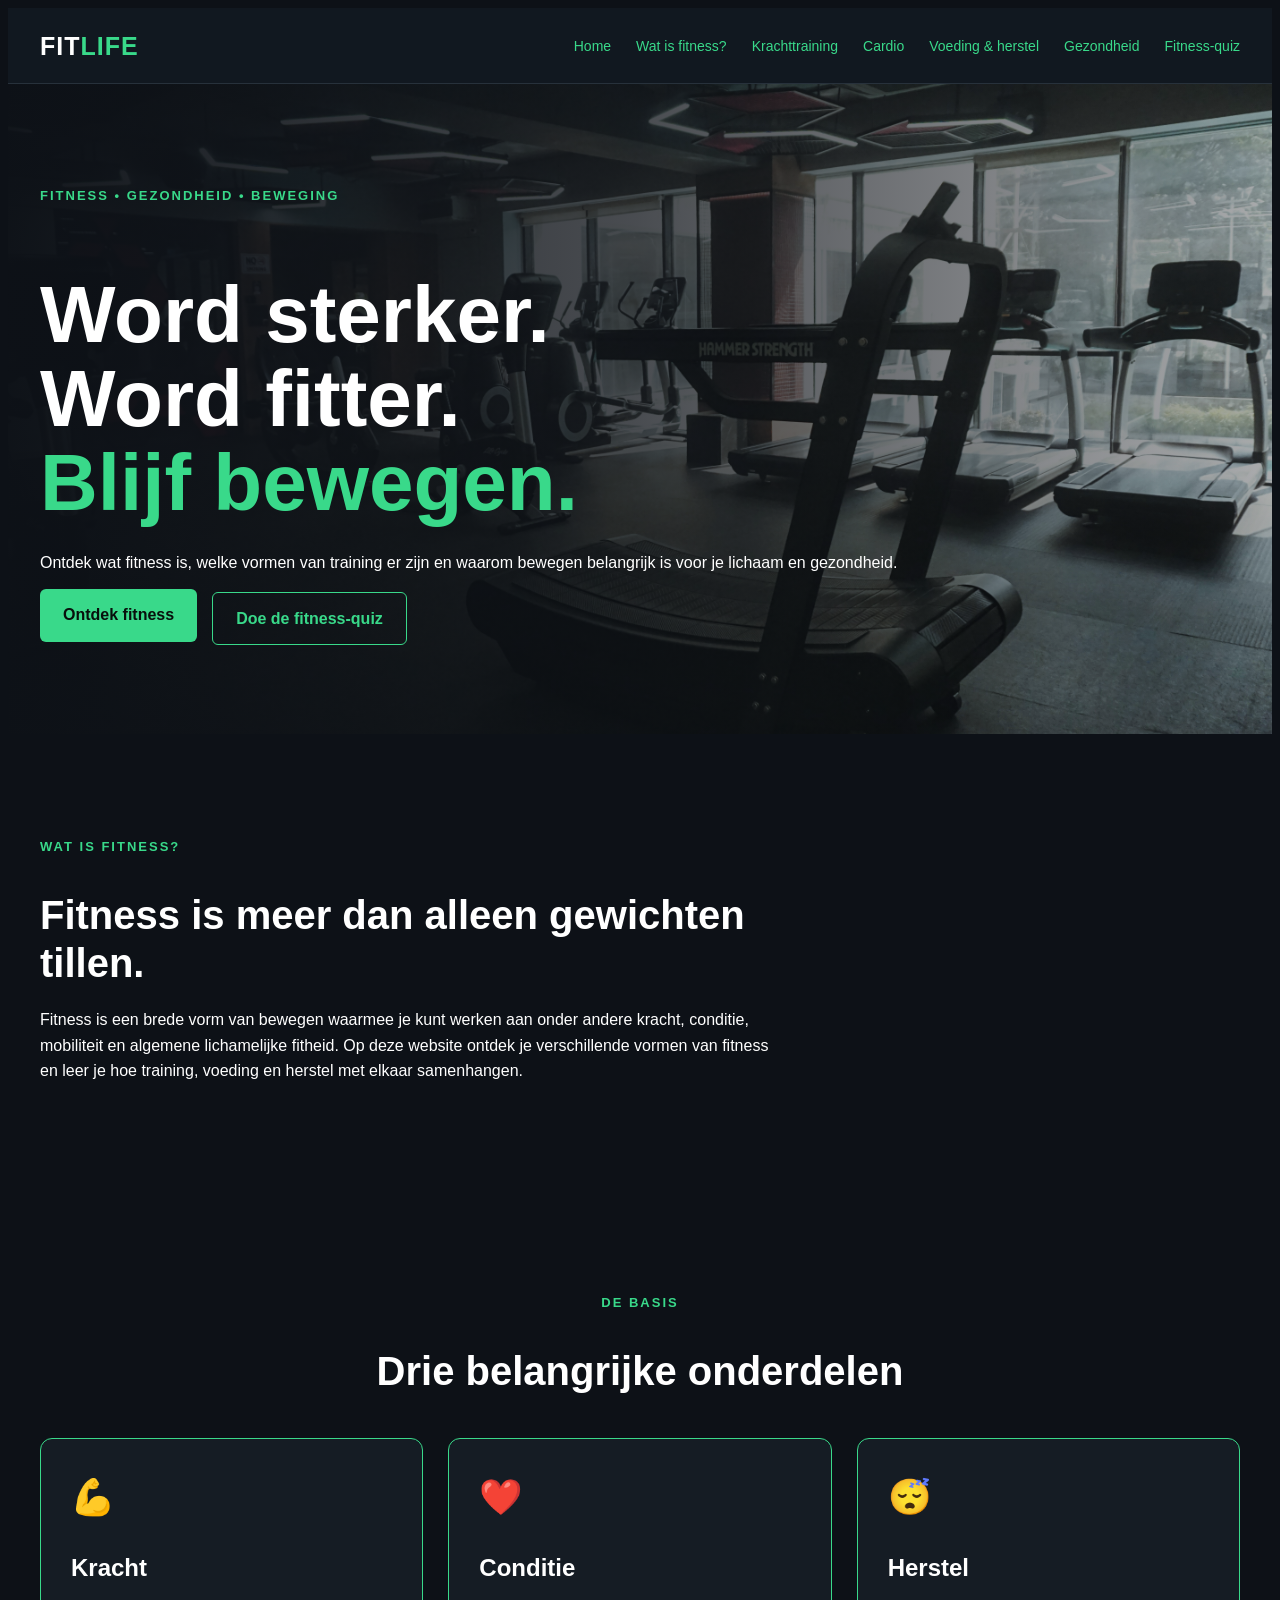
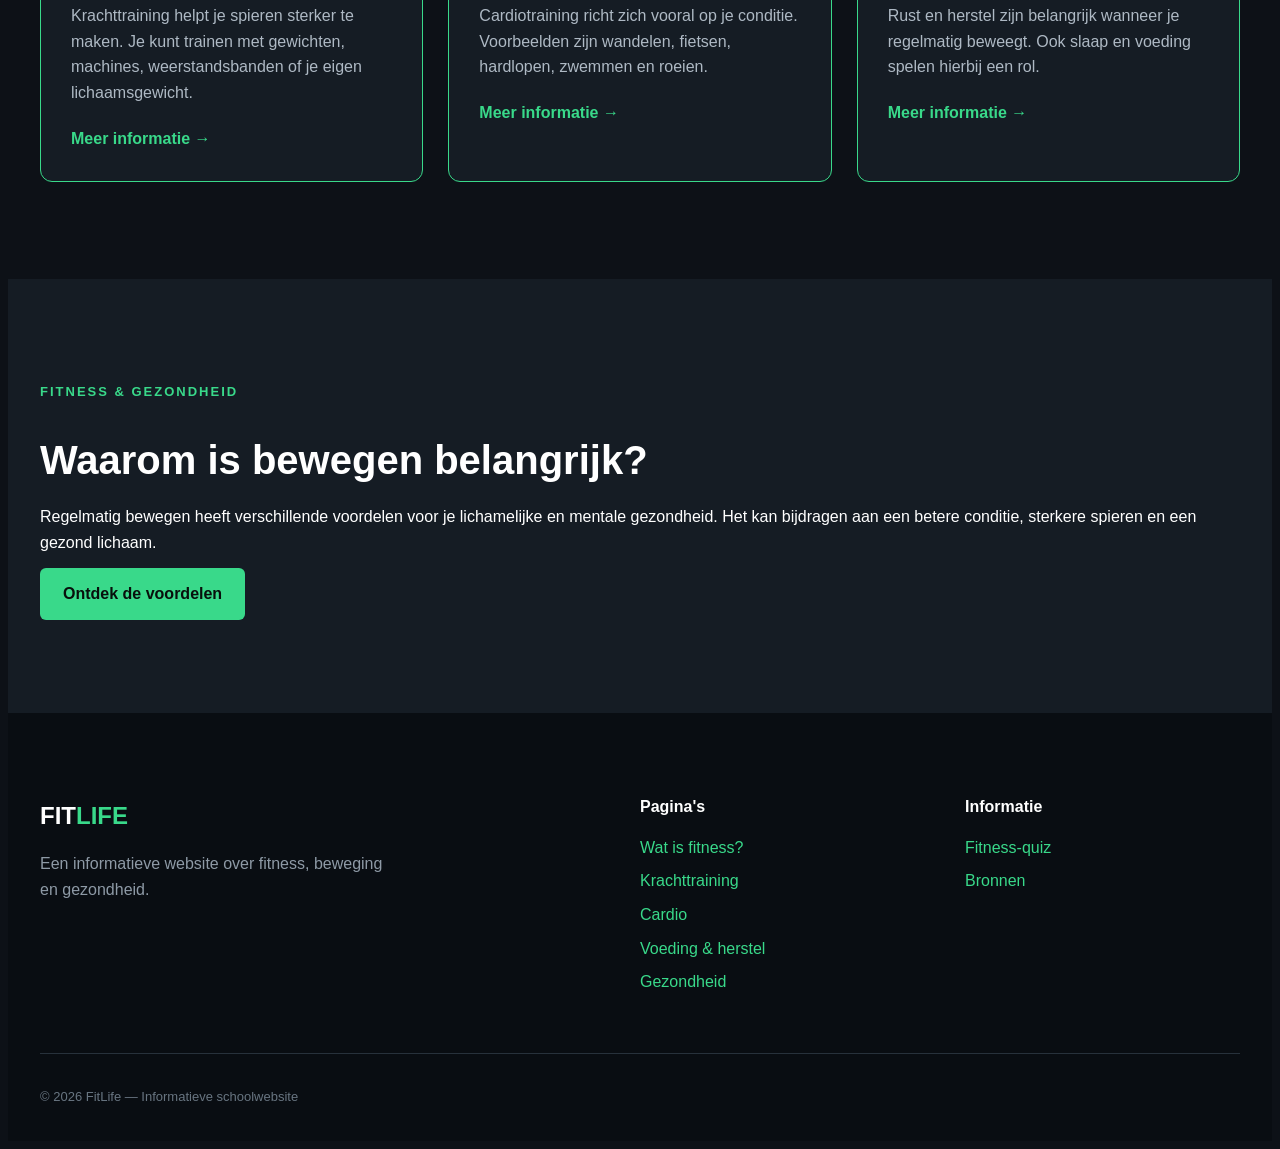
<file: eigen website/index.html>
<!DOCTYPE html>

<html lang="nl">

<head>
    <meta charset="UTF-8">
    <meta name="viewport" content="width=device-width, initial-scale=1.0">

<title>FitLife | Fitness voor iedereen</title>

<link rel="stylesheet" href="css/style.css">

</head>

<body>

<!-- Navigatiemenu -->
<header>
    <nav class="navbar">

        <a href="index.html" class="logo">
            FIT<span>LIFE</span>
        </a>

        <ul class="nav-links">
            <li>
                <a href="index.html" class="active">Home</a>
            </li>

            <li>
                <a href="wat-is-fitness.html">Wat is fitness?</a>
            </li>

            <li>
                <a href="krachttraining.html">Krachttraining</a>
            </li>

            <li>
                <a href="cardio.html">Cardio</a>
            </li>

            <li>
                <a href="voeding-herstel.html">Voeding & herstel</a>
            </li>

            <li>
                <a href="gezondheid.html">Gezondheid</a>
            </li>

            <li>
                <a href="quiz.html">Fitness-quiz</a>
            </li>
        </ul>

    </nav>
</header>


<!-- Hoofdinhoud -->
<main>

    <!-- Grote introductie -->
    <section class="hero">

        <div class="hero-content">

            <p class="small-title">
                FITNESS • GEZONDHEID • BEWEGING
            </p>

            <h1>
                Word sterker.<br>
                Word fitter.<br>
                <span>Blijf bewegen.</span>
            </h1>

            <p>
                Ontdek wat fitness is, welke vormen van training er zijn
                en waarom bewegen belangrijk is voor je lichaam en gezondheid.
            </p>

            <div class="hero-buttons">

                <a href="wat-is-fitness.html" class="button primary">
                    Ontdek fitness
                </a>

                <a href="quiz.html" class="button secondary">
                    Doe de fitness-quiz
                </a>

            </div>

        </div>

    </section>


    <!-- Wat is fitness? -->
    <section class="intro section">

        <div class="section-heading">

            <p class="small-title">
                WAT IS FITNESS?
            </p>

            <h2>
                Fitness is meer dan alleen gewichten tillen.
            </h2>

            <p>
                Fitness is een brede vorm van bewegen waarmee je kunt werken
                aan onder andere kracht, conditie, mobiliteit en algemene
                lichamelijke fitheid. Op deze website ontdek je verschillende
                vormen van fitness en leer je hoe training, voeding en herstel
                met elkaar samenhangen.
            </p>

        </div>

    </section>


    <!-- Drie onderdelen -->
    <section class="fitness-cards section">

        <div class="section-heading center">

            <p class="small-title">
                DE BASIS
            </p>

            <h2>
                Drie belangrijke onderdelen
            </h2>

        </div>


        <div class="cards">

            <!-- Kracht -->
            <article class="card">

                <div class="card-icon">
                    💪
                </div>

                <h3>
                    Kracht
                </h3>

                <p>
                    Krachttraining helpt je spieren sterker te maken.
                    Je kunt trainen met gewichten, machines, weerstandsbanden
                    of je eigen lichaamsgewicht.
                </p>

                <a href="krachttraining.html">
                    Meer informatie →
                </a>

            </article>


            <!-- Conditie -->
            <article class="card">

                <div class="card-icon">
                    ❤️
                </div>

                <h3>
                    Conditie
                </h3>

                <p>
                    Cardiotraining richt zich vooral op je conditie.
                    Voorbeelden zijn wandelen, fietsen, hardlopen, zwemmen
                    en roeien.
                </p>

                <a href="cardio.html">
                    Meer informatie →
                </a>

            </article>


            <!-- Herstel -->
            <article class="card">

                <div class="card-icon">
                    😴
                </div>

                <h3>
                    Herstel
                </h3>

                <p>
                    Rust en herstel zijn belangrijk wanneer je regelmatig
                    beweegt. Ook slaap en voeding spelen hierbij een rol.
                </p>

                <a href="voeding-herstel.html">
                    Meer informatie →
                </a>

            </article>

        </div>

    </section>


    <!-- Gezondheid -->
    <section class="health-section">

        <div class="health-content">

            <p class="small-title">
                FITNESS & GEZONDHEID
            </p>

            <h2>
                Waarom is bewegen belangrijk?
            </h2>

            <p>
                Regelmatig bewegen heeft verschillende voordelen voor je
                lichamelijke en mentale gezondheid. Het kan bijdragen aan
                een betere conditie, sterkere spieren en een gezond lichaam.
            </p>

            <a href="gezondheid.html" class="button primary">
                Ontdek de voordelen
            </a>

        </div>

    </section>

</main>


<!-- Footer -->
<footer>

    <div class="footer-content">

        <div>

            <h3>
                FIT<span>LIFE</span>
            </h3>

            <p>
                Een informatieve website over fitness,
                beweging en gezondheid.
            </p>

        </div>


        <div>

            <h4>
                Pagina's
            </h4>

            <a href="wat-is-fitness.html">
                Wat is fitness?
            </a>

            <a href="krachttraining.html">
                Krachttraining
            </a>

            <a href="cardio.html">
                Cardio
            </a>

            <a href="voeding-herstel.html">
                Voeding & herstel
            </a>

            <a href="gezondheid.html">
                Gezondheid
            </a>

        </div>


        <div>

            <h4>
                Informatie
            </h4>

            <a href="quiz.html">
                Fitness-quiz
            </a>

            <a href="bronnen.html">
                Bronnen
            </a>

        </div>

    </div>


    <div class="copyright">

        <p>
            © 2026 FitLife — Informatieve schoolwebsite
        </p>

    </div>

</footer>

</body>

</html>
</file>
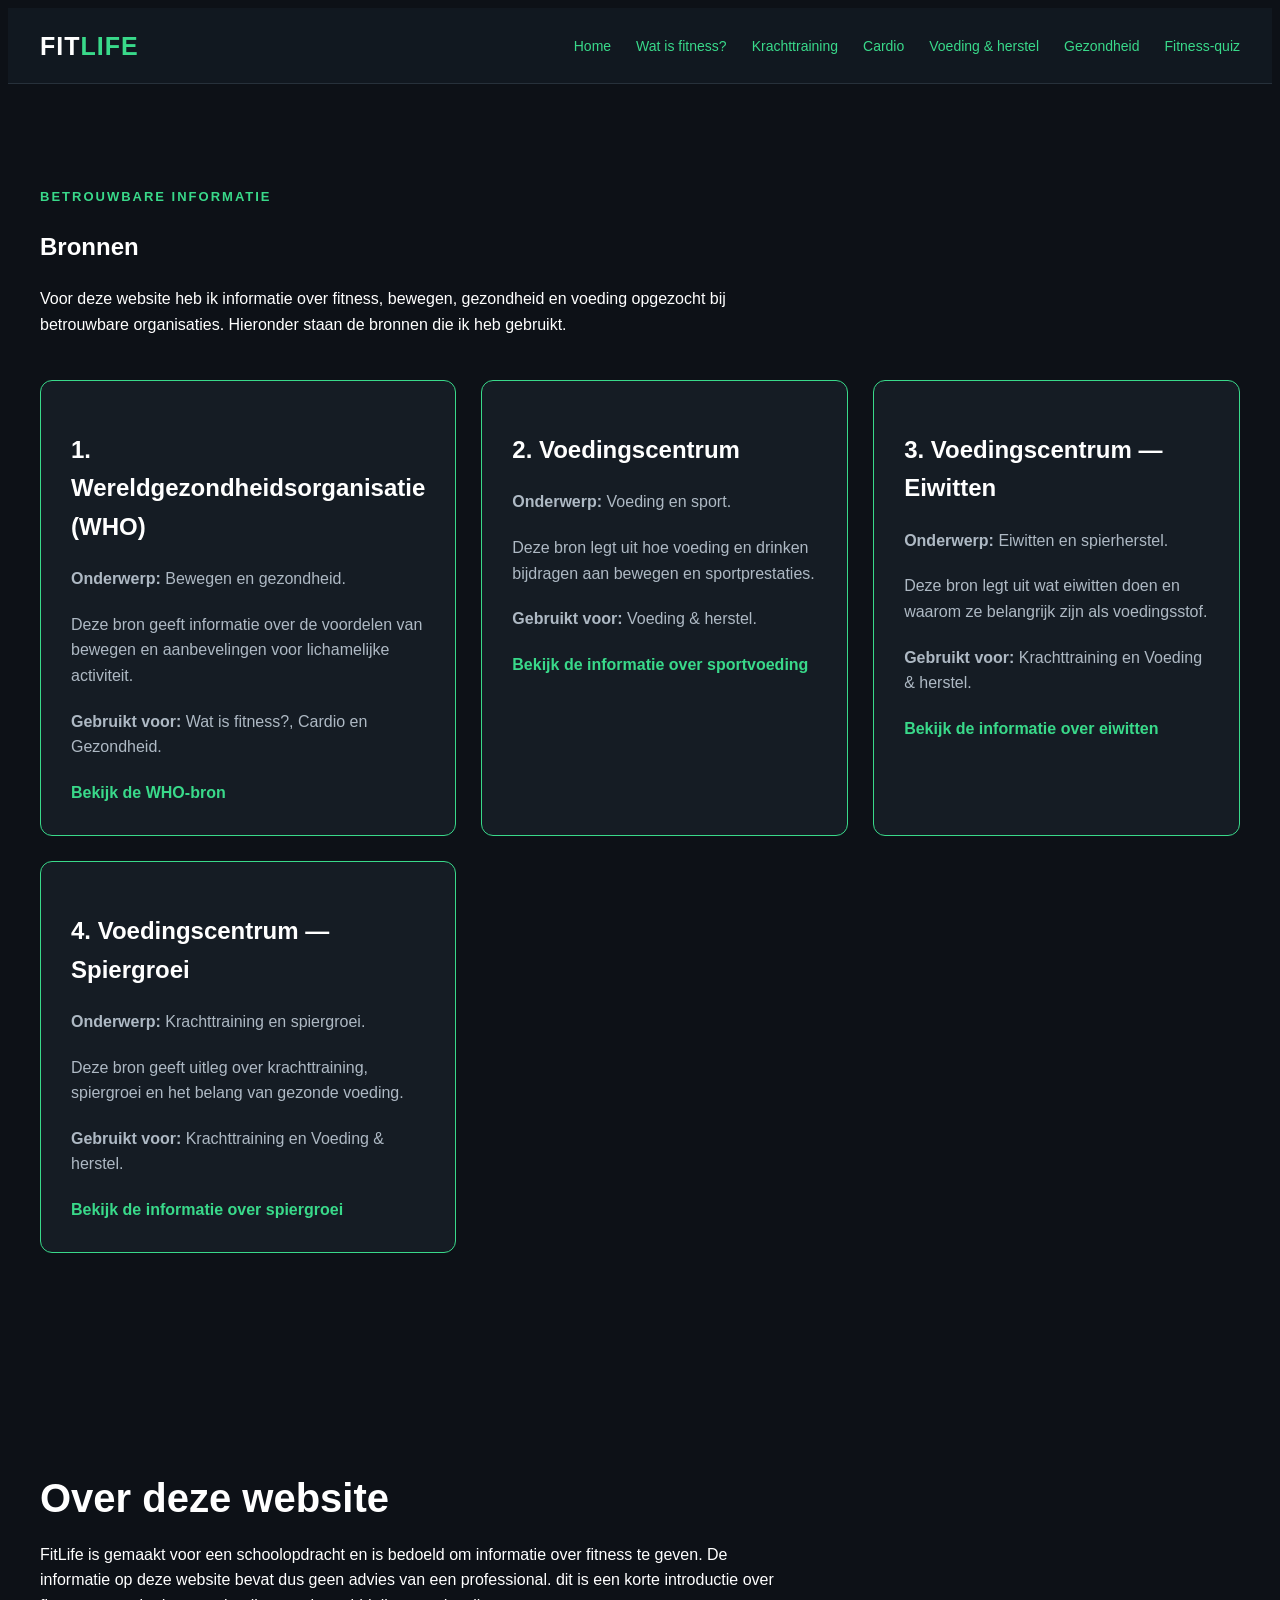
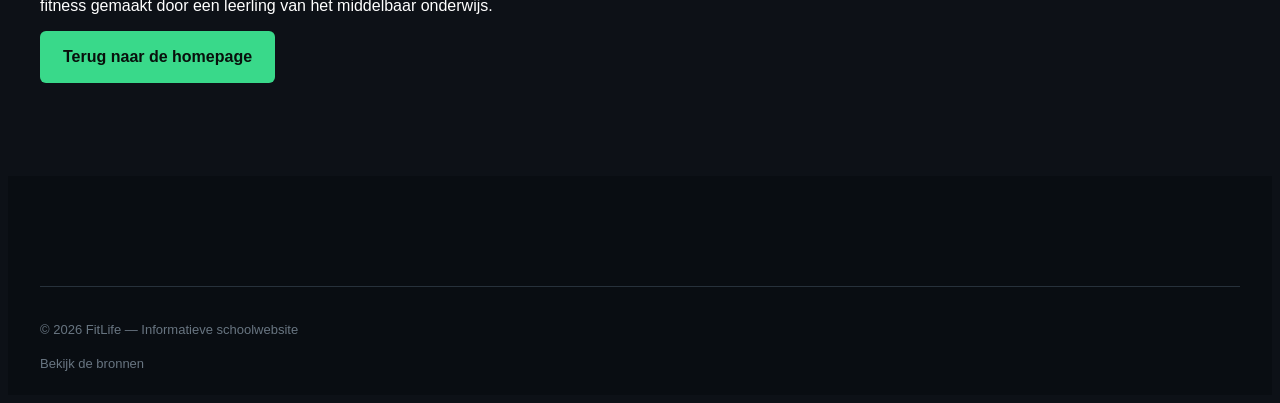
<file: eigen website/bronnen.html>
<!DOCTYPE html>
<html lang="nl">
<head>
    <meta charset="UTF-8">
    <meta name="viewport" content="width=device-width, initial-scale=1.0">
    <title>Bronnen | FitLife</title>
    <link rel="stylesheet" href="css/style.css">
</head>
<body>

<header>
    <nav class="navbar">
        <a href="index.html" class="logo">FIT<span>LIFE</span></a>
        <ul class="nav-links">
            <li><a href="index.html">Home</a></li>
            <li><a href="wat-is-fitness.html">Wat is fitness?</a></li>
            <li><a href="krachttraining.html">Krachttraining</a></li>
            <li><a href="cardio.html">Cardio</a></li>
            <li><a href="voeding-herstel.html">Voeding & herstel</a></li>
            <li><a href="gezondheid.html">Gezondheid</a></li>
            <li><a href="quiz.html">Fitness-quiz</a></li>
        </ul>
    </nav>
</header>

<main>
    <section class="section">
        <div class="section-heading">
            <p class="small-title">BETROUWBARE INFORMATIE</p>
            <h1>Bronnen</h1>
            <p>
                Voor deze website heb ik informatie over fitness,
                bewegen, gezondheid en voeding opgezocht bij
                betrouwbare organisaties. Hieronder staan de bronnen
                die ik heb gebruikt.
            </p>
        </div>

        <div class="cards">
            <article class="card">
                <h2>1. Wereldgezondheidsorganisatie (WHO)</h2>
                <p><strong>Onderwerp:</strong> Bewegen en gezondheid.</p>
                <p>
                    Deze bron geeft informatie over de voordelen
                    van bewegen en aanbevelingen voor lichamelijke
                    activiteit.
                </p>
                <p><strong>Gebruikt voor:</strong> Wat is fitness?,
                Cardio en Gezondheid.</p>
                <a href="https://www.who.int/initiatives/behealthy/physical-activity/"
                   target="_blank" rel="noopener noreferrer">
                    Bekijk de WHO-bron
                </a>
            </article>

            <article class="card">
                <h2>2. Voedingscentrum</h2>
                <p><strong>Onderwerp:</strong> Voeding en sport.</p>
                <p>
                    Deze bron legt uit hoe voeding en drinken
                    bijdragen aan bewegen en sportprestaties.
                </p>
                <p><strong>Gebruikt voor:</strong> Voeding & herstel.</p>
                <a href="https://www.voedingscentrum.nl/sportenvoeding"
                   target="_blank" rel="noopener noreferrer">
                    Bekijk de informatie over sportvoeding
                </a>
            </article>

            <article class="card">
                <h2>3. Voedingscentrum — Eiwitten</h2>
                <p><strong>Onderwerp:</strong> Eiwitten en spierherstel.</p>
                <p>
                    Deze bron legt uit wat eiwitten doen en waarom
                    ze belangrijk zijn als voedingsstof.
                </p>
                <p><strong>Gebruikt voor:</strong> Krachttraining
                en Voeding & herstel.</p>
                <a href="https://www.voedingscentrum.nl/encyclopedie/eiwitten.aspx"
                   target="_blank" rel="noopener noreferrer">
                    Bekijk de informatie over eiwitten
                </a>
            </article>

            <article class="card">
                <h2>4. Voedingscentrum — Spiergroei</h2>
                <p><strong>Onderwerp:</strong> Krachttraining en spiergroei.</p>
                <p>
                    Deze bron geeft uitleg over krachttraining,
                    spiergroei en het belang van gezonde voeding.
                </p>
                <p><strong>Gebruikt voor:</strong> Krachttraining
                en Voeding & herstel.</p>
                <a href="https://www.voedingscentrum.nl/nl/thema/eten-bij-sport-en-beweging/eten-en-drinken-bij-spiergroei-en-krachtsport"
                   target="_blank" rel="noopener noreferrer">
                    Bekijk de informatie over spiergroei
                </a>
            </article>
        </div>
    </section>

    <section class="section">
        <div class="section-heading">
            <h2>Over deze website</h2>
            <p>
                FitLife is gemaakt voor een schoolopdracht en is bedoeld
                om informatie over fitness te geven.
                De informatie op deze website bevat dus geen advies van een professional.
                dit is een korte introductie over fitness gemaakt door een leerling van het middelbaar onderwijs.
            </p>
            <a href="index.html" class="button primary">
                Terug naar de homepage
            </a>
        </div>
    </section>
</main>

<footer>
    <div class="copyright">
        <p>© 2026 FitLife — Informatieve schoolwebsite</p>
        <a href="bronnen.html">Bekijk de bronnen</a>
    </div>
</footer>

</body>
</html>
</file>
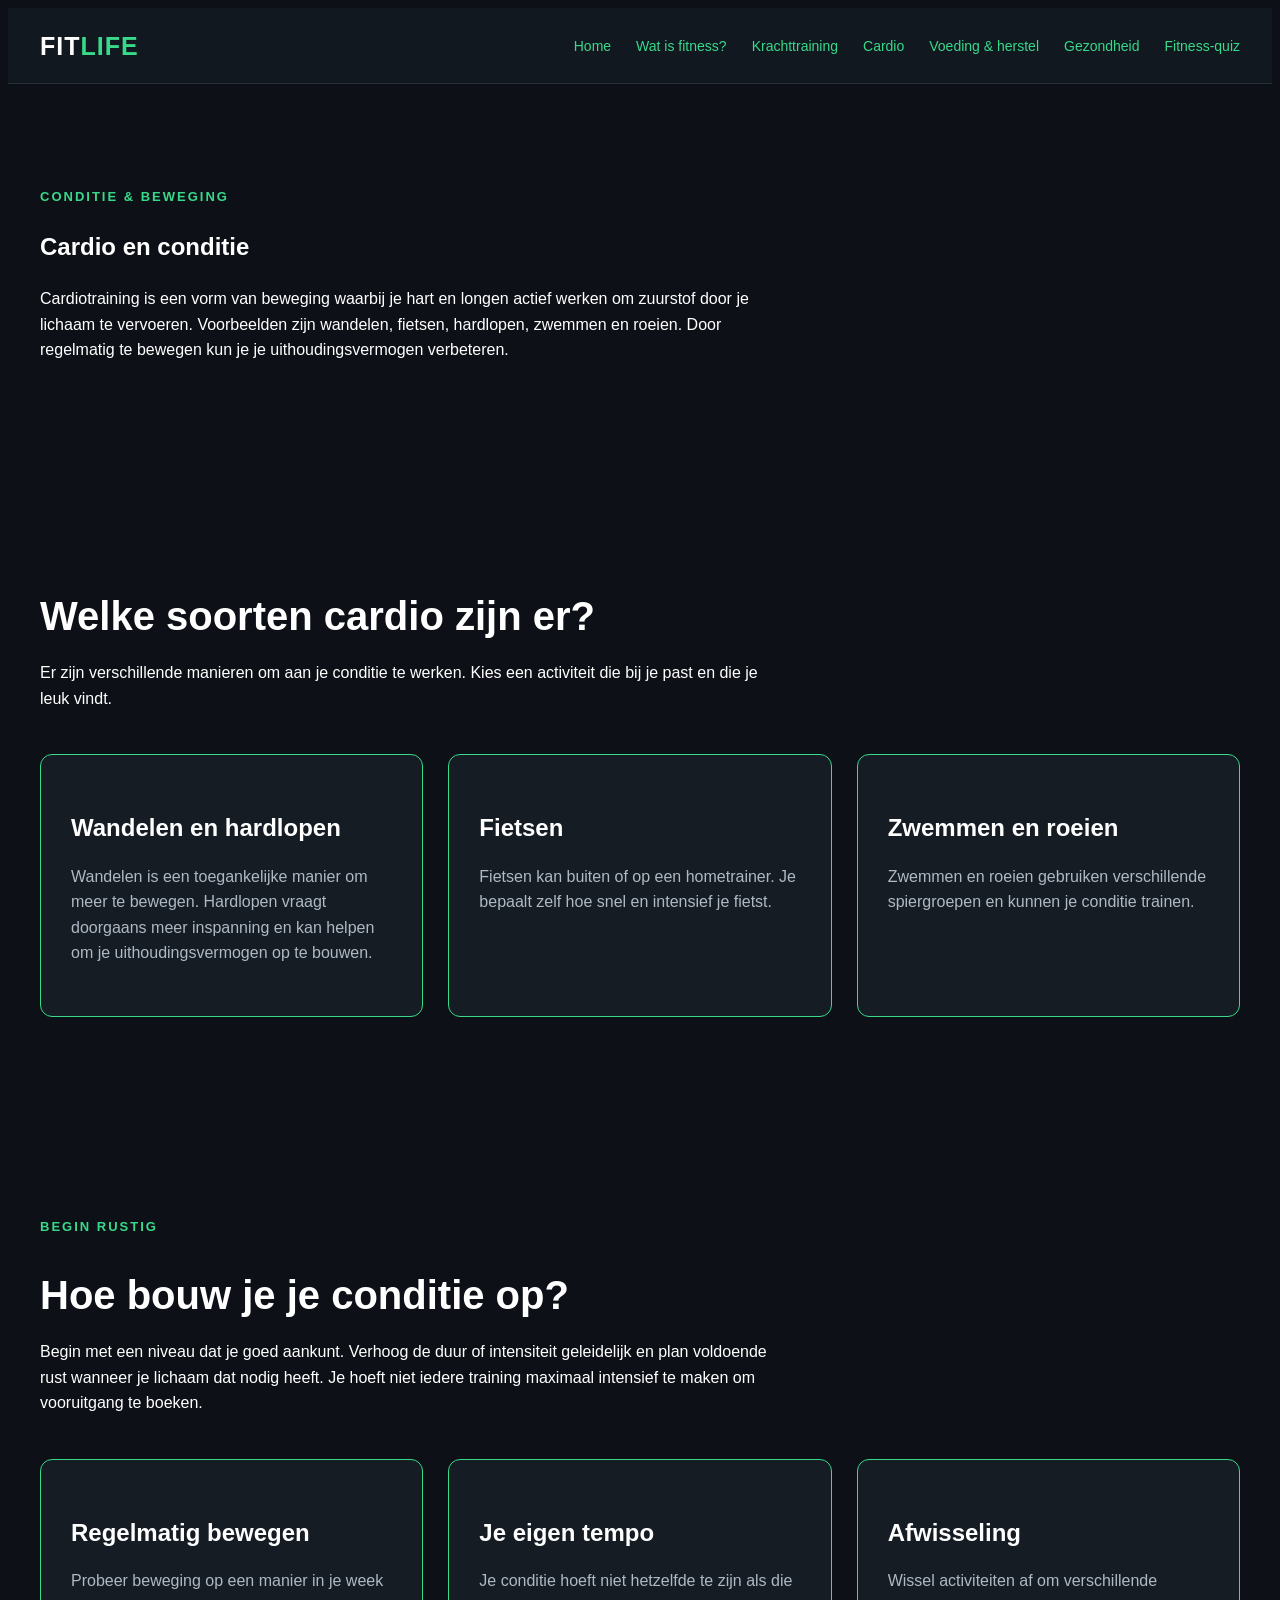
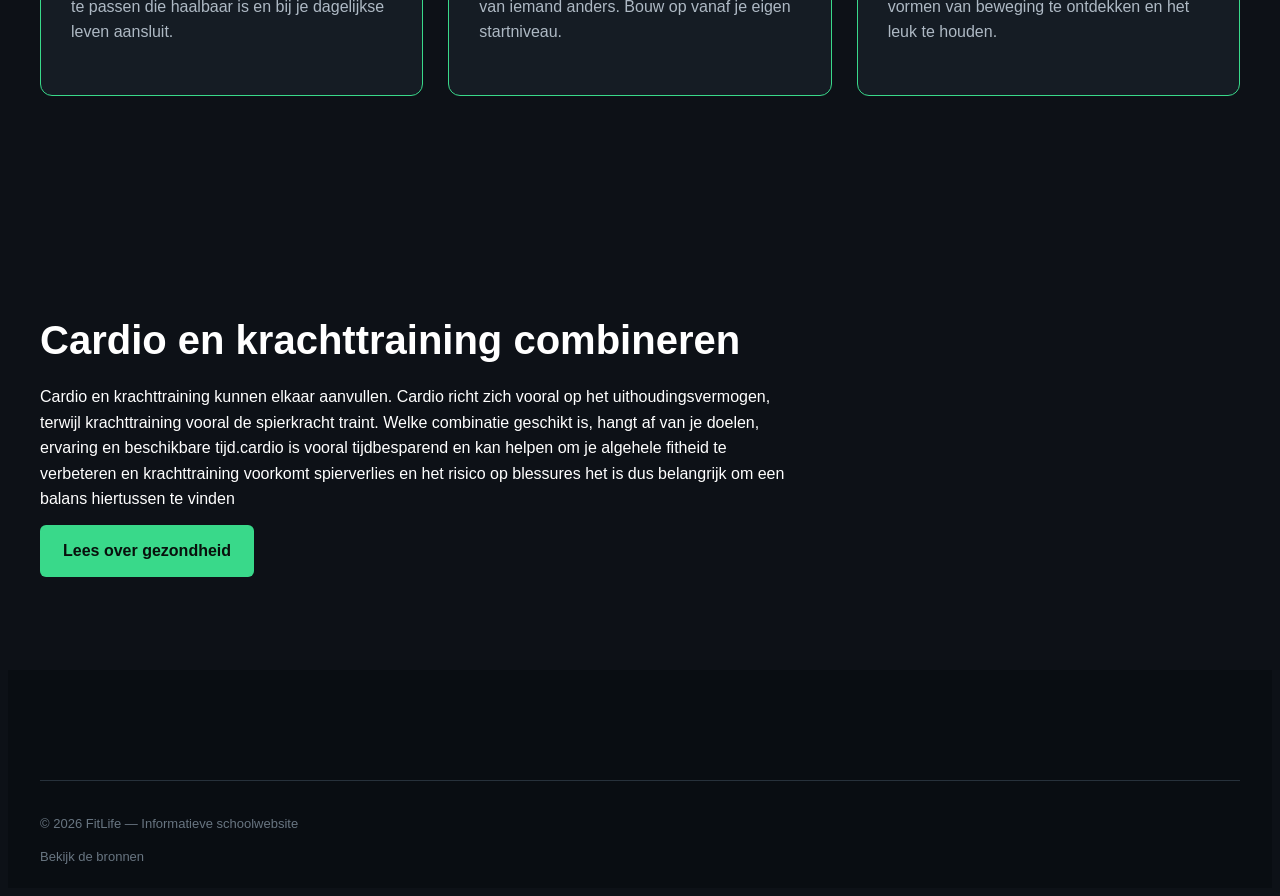
<file: eigen website/cardio.html>
<!DOCTYPE html>
<html lang="nl">
<head>
    <meta charset="UTF-8">
    <meta name="viewport" content="width=device-width, initial-scale=1.0">
    <title>Cardio & conditie | FitLife</title>
    <link rel="stylesheet" href="css/style.css">
</head>

<body>

<header>
    <nav class="navbar">
        <a href="index.html" class="logo">FIT<span>LIFE</span></a>

        <ul class="nav-links">
            <li><a href="index.html">Home</a></li>
            <li><a href="wat-is-fitness.html">Wat is fitness?</a></li>
            <li><a href="krachttraining.html">Krachttraining</a></li>
            <li><a href="cardio.html" class="active">Cardio</a></li>
            <li><a href="voeding-herstel.html">Voeding & herstel</a></li>
            <li><a href="gezondheid.html">Gezondheid</a></li>
            <li><a href="quiz.html">Fitness-quiz</a></li>
        </ul>
    </nav>
</header>

<main>
    <section class="section">
        <div class="section-heading">
            <p class="small-title">CONDITIE & BEWEGING</p>
            <h1>Cardio en conditie</h1>

            <p>
                Cardiotraining is een vorm van beweging waarbij je hart en
                longen actief werken om zuurstof door je lichaam te vervoeren.
                Voorbeelden zijn wandelen, fietsen, hardlopen, zwemmen en roeien.
                Door regelmatig te bewegen kun je je uithoudingsvermogen verbeteren.
            </p>
        </div>
    </section>

    <section class="section">
        <div class="section-heading">
            <h2>Welke soorten cardio zijn er?</h2>
            <p>
                Er zijn verschillende manieren om aan je conditie te werken.
                Kies een activiteit die bij je past en die je leuk vindt.
            </p>
        </div>

        <div class="cards">
            <article class="card">
                <h3>Wandelen en hardlopen</h3>
                <p>
                    Wandelen is een toegankelijke manier om meer te bewegen.
                    Hardlopen vraagt doorgaans meer inspanning en kan helpen
                    om je uithoudingsvermogen op te bouwen.
                </p>
            </article>

            <article class="card">
                <h3>Fietsen</h3>
                <p>
                    Fietsen kan buiten of op een hometrainer. Je bepaalt zelf
                    hoe snel en intensief je fietst.
                </p>
            </article>

            <article class="card">
                <h3>Zwemmen en roeien</h3>
                <p>
                    Zwemmen en roeien gebruiken verschillende spiergroepen
                    en kunnen je conditie trainen.
                </p>
            </article>
        </div>
    </section>

    <section class="section">
        <div class="section-heading">
            <p class="small-title">BEGIN RUSTIG</p>
            <h2>Hoe bouw je je conditie op?</h2>

            <p>
                Begin met een niveau dat je goed aankunt. Verhoog de duur
                of intensiteit geleidelijk en plan voldoende rust wanneer
                je lichaam dat nodig heeft. Je hoeft niet iedere training
                maximaal intensief te maken om vooruitgang te boeken.
            </p>
        </div>

        <div class="cards">
            <article class="card">
                <h3>Regelmatig bewegen</h3>
                <p>
                    Probeer beweging op een manier in je week te passen
                    die haalbaar is en bij je dagelijkse leven aansluit.
                </p>
            </article>

            <article class="card">
                <h3>Je eigen tempo</h3>
                <p>
                    Je conditie hoeft niet hetzelfde te zijn als die van
                    iemand anders. Bouw op vanaf je eigen startniveau.
                </p>
            </article>

            <article class="card">
                <h3>Afwisseling</h3>
                <p>
                    Wissel activiteiten af om verschillende vormen van
                    beweging te ontdekken en het leuk te houden.
                </p>
            </article>
        </div>
    </section>

    <section class="section">
        <div class="section-heading">
            <h2>Cardio en krachttraining combineren</h2>
            <p>
                Cardio en krachttraining kunnen elkaar aanvullen.
                Cardio richt zich vooral op het uithoudingsvermogen,
                terwijl krachttraining vooral de spierkracht traint.
                Welke combinatie geschikt is, hangt af van je doelen,
                ervaring en beschikbare tijd.cardio is vooral tijdbesparend
                en kan helpen om je algehele fitheid te verbeteren
                en krachttraining voorkomt spierverlies en het risico op blessures
                het is dus belangrijk om een balans hiertussen te vinden
            </p>

            <a href="gezondheid.html" class="button primary">
                Lees over gezondheid
            </a>
        </div>
    </section>
</main>

<footer>
    <div class="copyright">
        <p>© 2026 FitLife — Informatieve schoolwebsite</p>
        <a href="bronnen.html">Bekijk de bronnen</a>
    </div>
</footer>

</body>
</html>
</file>
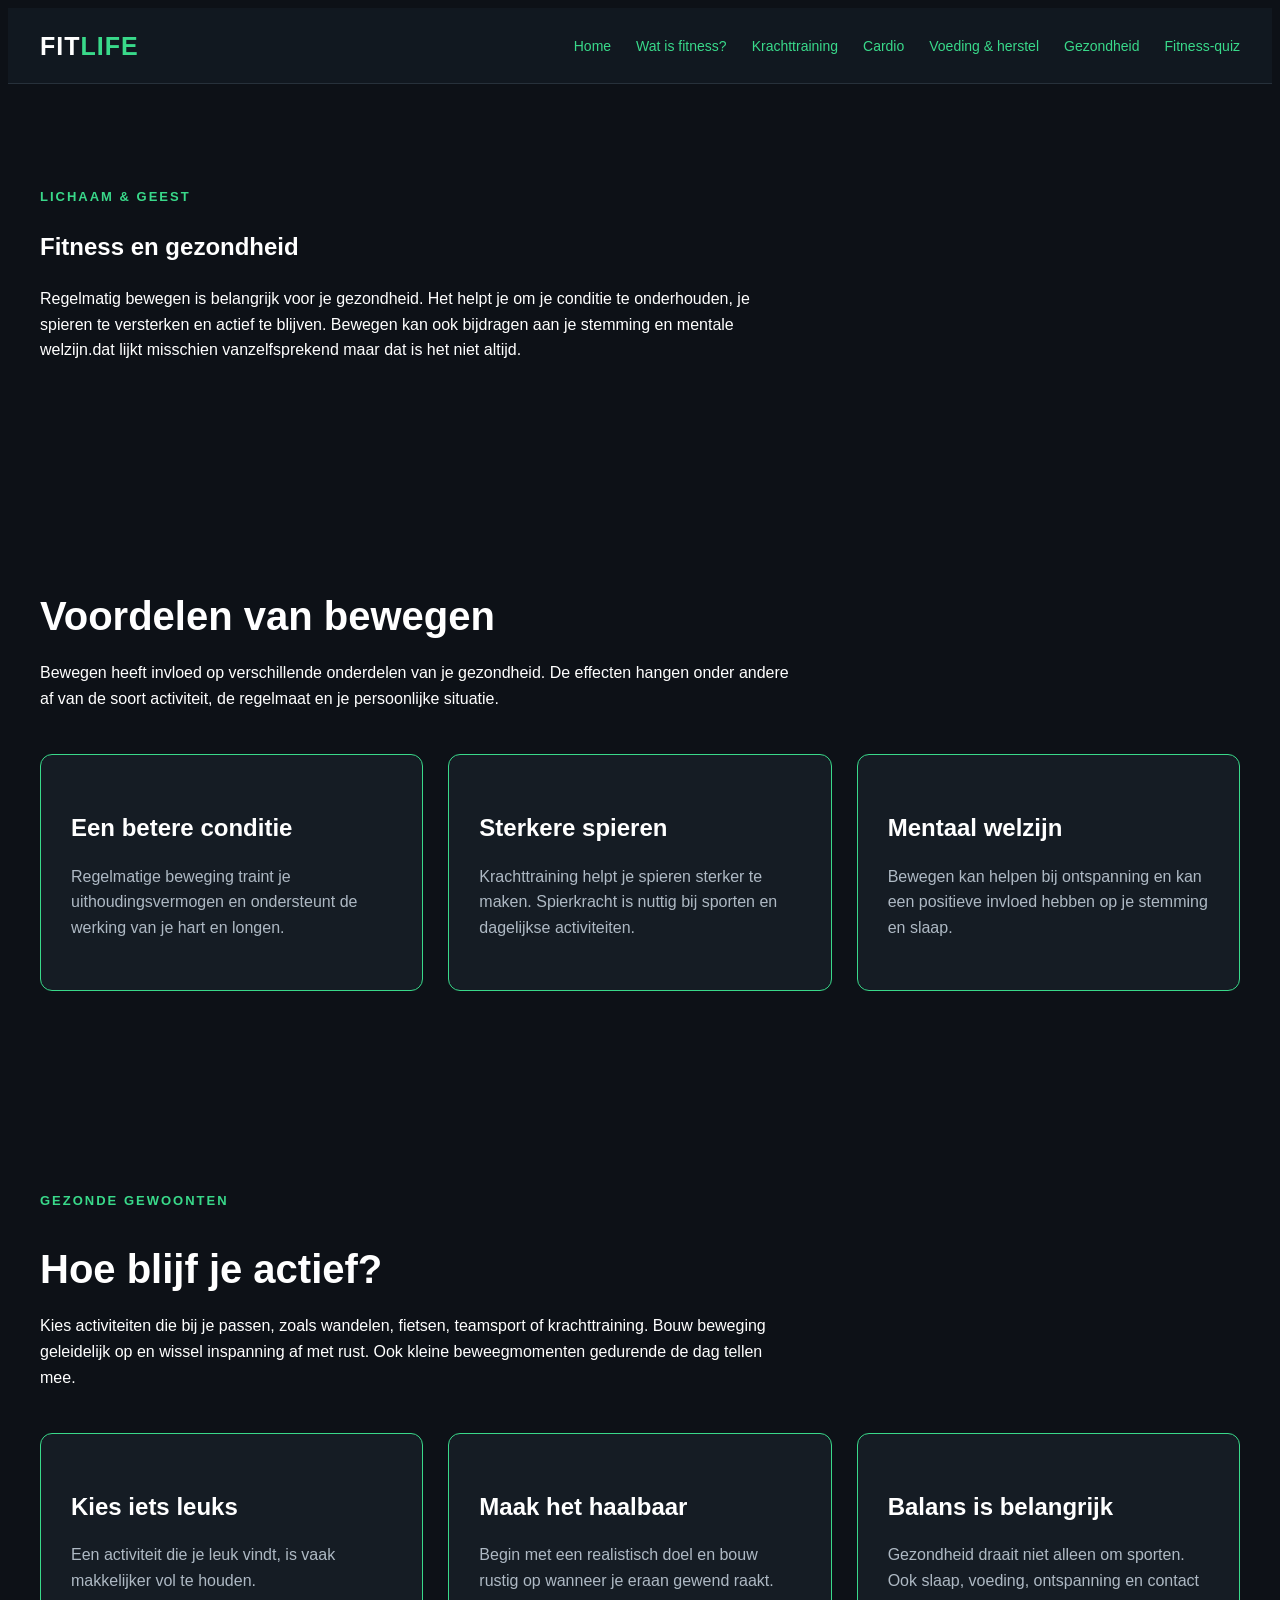
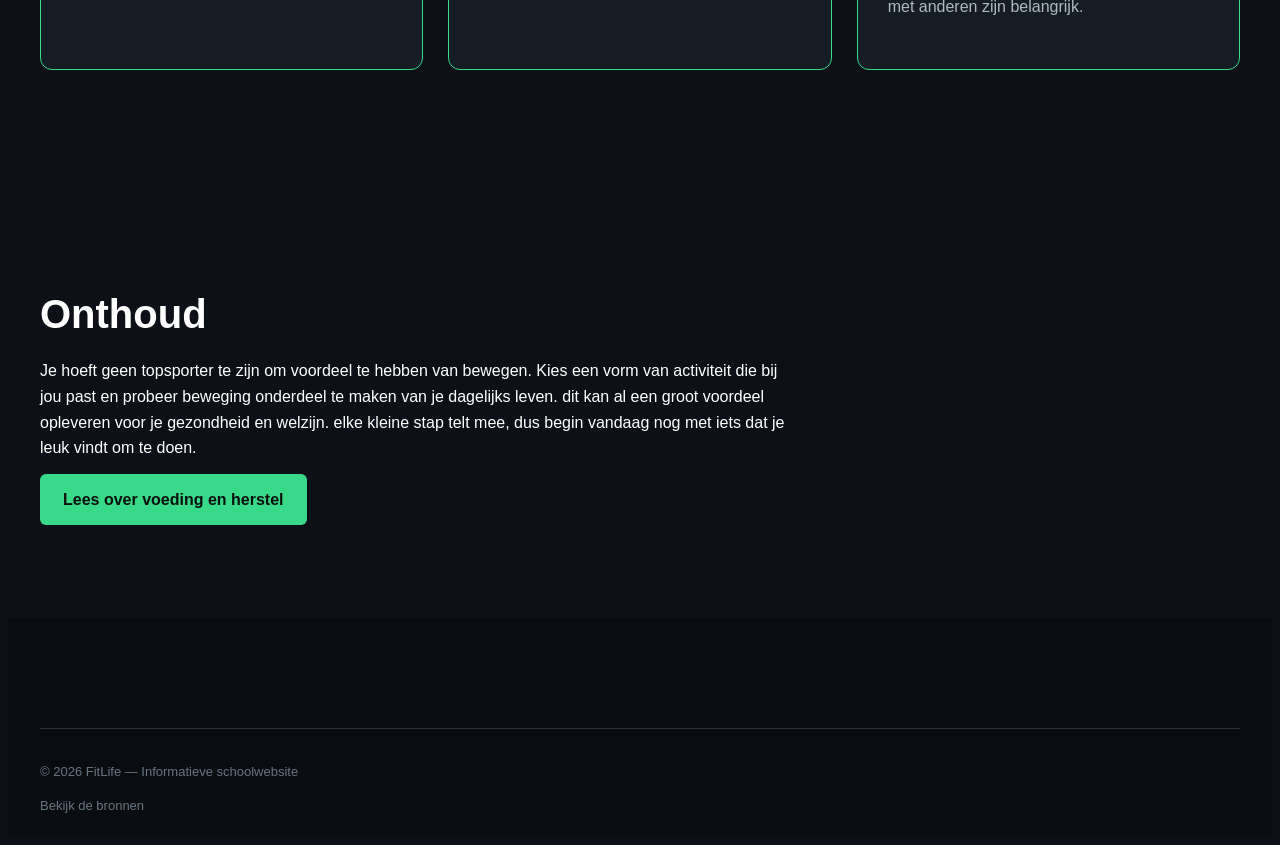
<file: eigen website/gezondheid.html>
<!DOCTYPE html>
<html lang="nl">
<head>
    <meta charset="UTF-8">
    <meta name="viewport" content="width=device-width, initial-scale=1.0">
    <title>Fitness & gezondheid | FitLife</title>
    <link rel="stylesheet" href="css/style.css">
</head>

<body>

<header>
    <nav class="navbar">
        <a href="index.html" class="logo">FIT<span>LIFE</span></a>

        <ul class="nav-links">
            <li><a href="index.html">Home</a></li>
            <li><a href="wat-is-fitness.html">Wat is fitness?</a></li>
            <li><a href="krachttraining.html">Krachttraining</a></li>
            <li><a href="cardio.html">Cardio</a></li>
            <li><a href="voeding-herstel.html">Voeding & herstel</a></li>
            <li><a href="gezondheid.html" class="active">Gezondheid</a></li>
            <li><a href="quiz.html">Fitness-quiz</a></li>
        </ul>
    </nav>
</header>

<main>
    <section class="section">
        <div class="section-heading">
            <p class="small-title">LICHAAM & GEEST</p>
            <h1>Fitness en gezondheid</h1>

            <p>
                Regelmatig bewegen is belangrijk voor je gezondheid.
                Het helpt je om je conditie te onderhouden, je spieren
                te versterken en actief te blijven. Bewegen kan ook
                bijdragen aan je stemming en mentale welzijn.dat lijkt 
                misschien vanzelfsprekend maar dat is het niet altijd.
            </p>
        </div>
    </section>

    <section class="section">
        <div class="section-heading">
            <h2>Voordelen van bewegen</h2>
            <p>
                Bewegen heeft invloed op verschillende onderdelen van
                je gezondheid. De effecten hangen onder andere af van
                de soort activiteit, de regelmaat en je persoonlijke situatie.
            </p>
        </div>

        <div class="cards">
            <article class="card">
                <h3>Een betere conditie</h3>
                <p>
                    Regelmatige beweging traint je uithoudingsvermogen
                    en ondersteunt de werking van je hart en longen.
                </p>
            </article>

            <article class="card">
                <h3>Sterkere spieren</h3>
                <p>
                    Krachttraining helpt je spieren sterker te maken.
                    Spierkracht is nuttig bij sporten en dagelijkse activiteiten.
                </p>
            </article>

            <article class="card">
                <h3>Mentaal welzijn</h3>
                <p>
                    Bewegen kan helpen bij ontspanning en kan een positieve
                    invloed hebben op je stemming en slaap.
                </p>
            </article>
        </div>
    </section>

    <section class="section">
        <div class="section-heading">
            <p class="small-title">GEZONDE GEWOONTEN</p>
            <h2>Hoe blijf je actief?</h2>

            <p>
                Kies activiteiten die bij je passen, zoals wandelen,
                fietsen, teamsport of krachttraining. Bouw beweging
                geleidelijk op en wissel inspanning af met rust.
                Ook kleine beweegmomenten gedurende de dag tellen mee.
            </p>
        </div>

        <div class="cards">
            <article class="card">
                <h3>Kies iets leuks</h3>
                <p>
                    Een activiteit die je leuk vindt, is vaak makkelijker
                    vol te houden.
                </p>
            </article>

            <article class="card">
                <h3>Maak het haalbaar</h3>
                <p>
                    Begin met een realistisch doel en bouw rustig op
                    wanneer je eraan gewend raakt.
                </p>
            </article>

            <article class="card">
                <h3>Balans is belangrijk</h3>
                <p>
                    Gezondheid draait niet alleen om sporten. Ook slaap,
                    voeding, ontspanning en contact met anderen zijn belangrijk.
                </p>
            </article>
        </div>
    </section>

    <section class="section">
        <div class="section-heading">
            <h2>Onthoud</h2>
            <p>
                Je hoeft geen topsporter te zijn om voordeel te hebben
                van bewegen. Kies een vorm van activiteit die bij jou past
                en probeer beweging onderdeel te maken van je dagelijks leven.
                dit kan al een groot voordeel opleveren voor je gezondheid en welzijn.
                elke kleine stap telt mee, dus begin vandaag nog met iets dat je leuk vindt om te doen.
            </p>

            <a href="voeding-herstel.html" class="button primary">
                Lees over voeding en herstel
            </a>
        </div>
    </section>
</main>

<footer>
    <div class="copyright">
        <p>© 2026 FitLife — Informatieve schoolwebsite</p>
        <a href="bronnen.html">Bekijk de bronnen</a>
    </div>
</footer>

</body>
</html>
</file>
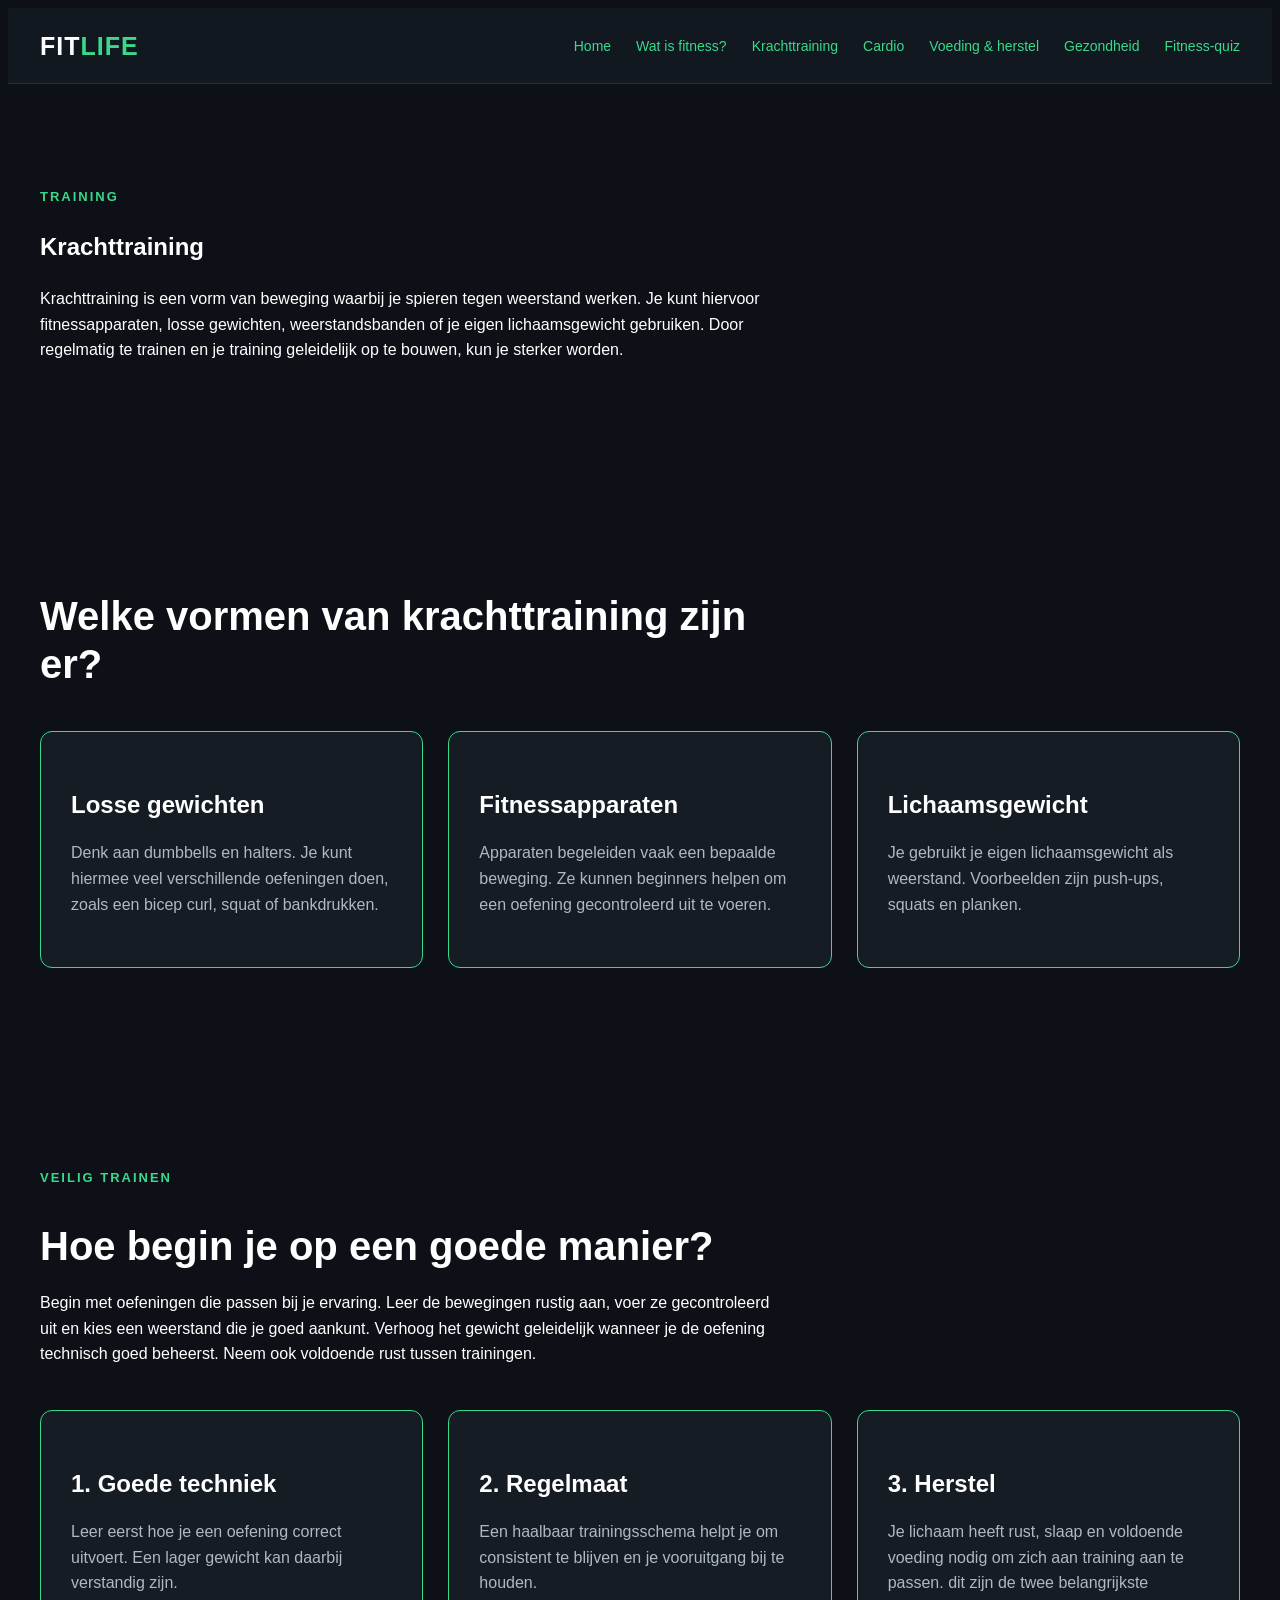
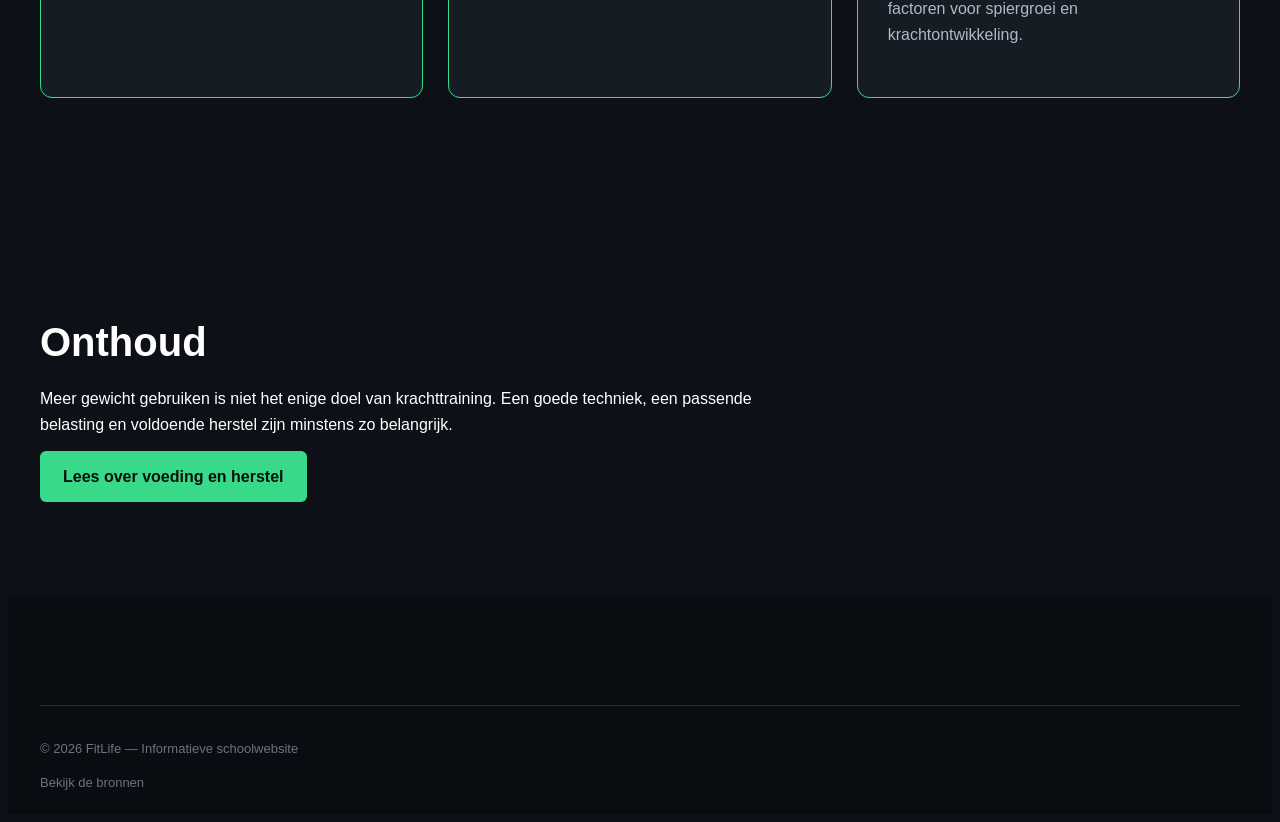
<file: eigen website/krachttraining.html>
<!DOCTYPE html>
<html lang="nl">
<head>
    <meta charset="UTF-8">
    <meta name="viewport" content="width=device-width, initial-scale=1.0">
    <title>Krachttraining | FitLife</title>
    <link rel="stylesheet" href="css/style.css">
</head>

<body>

<header>
    <nav class="navbar">
        <a href="index.html" class="logo">FIT<span>LIFE</span></a>

        <ul class="nav-links">
            <li><a href="index.html">Home</a></li>
            <li><a href="wat-is-fitness.html">Wat is fitness?</a></li>
            <li><a href="krachttraining.html" class="active">Krachttraining</a></li>
            <li><a href="cardio.html">Cardio</a></li>
            <li><a href="voeding-herstel.html">Voeding & herstel</a></li>
            <li><a href="gezondheid.html">Gezondheid</a></li>
            <li><a href="quiz.html">Fitness-quiz</a></li>
        </ul>
    </nav>
</header>

<main>
    <section class="section">
        <div class="section-heading">
            <p class="small-title">TRAINING</p>
            <h1>Krachttraining</h1>

            <p>
                Krachttraining is een vorm van beweging waarbij je spieren
                tegen weerstand werken. Je kunt hiervoor fitnessapparaten,
                losse gewichten, weerstandsbanden of je eigen lichaamsgewicht
                gebruiken. Door regelmatig te trainen en je training
                geleidelijk op te bouwen, kun je sterker worden.
            </p>
        </div>
    </section>

    <section class="section">
        <div class="section-heading">
            <h2>Welke vormen van krachttraining zijn er?</h2>
        </div>

        <div class="cards">
            <article class="card">
                <h3>Losse gewichten</h3>
                <p>
                    Denk aan dumbbells en halters. Je kunt hiermee veel
                    verschillende oefeningen doen, zoals een bicep curl,
                    squat of bankdrukken.
                </p>
            </article>

            <article class="card">
                <h3>Fitnessapparaten</h3>
                <p>
                    Apparaten begeleiden vaak een bepaalde beweging.
                    Ze kunnen beginners helpen om een oefening gecontroleerd
                    uit te voeren.
                </p>
            </article>

            <article class="card">
                <h3>Lichaamsgewicht</h3>
                <p>
                    Je gebruikt je eigen lichaamsgewicht als weerstand.
                    Voorbeelden zijn push-ups, squats en planken.
                </p>
            </article>
        </div>
    </section>

    <section class="section">
        <div class="section-heading">
            <p class="small-title">VEILIG TRAINEN</p>
            <h2>Hoe begin je op een goede manier?</h2>

            <p>
                Begin met oefeningen die passen bij je ervaring. Leer de
                bewegingen rustig aan, voer ze gecontroleerd uit en kies
                een weerstand die je goed aankunt. Verhoog het gewicht
                geleidelijk wanneer je de oefening technisch goed beheerst.
                Neem ook voldoende rust tussen trainingen.
            </p>
        </div>

        <div class="cards">
            <article class="card">
                <h3>1. Goede techniek</h3>
                <p>
                    Leer eerst hoe je een oefening correct uitvoert.
                    Een lager gewicht kan daarbij verstandig zijn.
                </p>
            </article>

            <article class="card">
                <h3>2. Regelmaat</h3>
                <p>
                    Een haalbaar trainingsschema helpt je om consistent
                    te blijven en je vooruitgang bij te houden.
                </p>
            </article>

            <article class="card">
                <h3>3. Herstel</h3>
                <p>
                    Je lichaam heeft rust, slaap en voldoende voeding
                    nodig om zich aan training aan te passen.
                    dit zijn de twee belangrijkste factoren voor spiergroei en krachtontwikkeling. 
                </p>
            </article>
        </div>
    </section>

    <section class="section">
        <div class="section-heading">
            <h2>Onthoud</h2>
            <p>
                Meer gewicht gebruiken is niet het enige doel van
                krachttraining. Een goede techniek, een passende belasting
                en voldoende herstel zijn minstens zo belangrijk.
            </p>

            <a href="voeding-herstel.html" class="button primary">
                Lees over voeding en herstel
            </a>
        </div>
    </section>
</main>

<footer>
    <div class="copyright">
        <p>© 2026 FitLife — Informatieve schoolwebsite</p>
        <a href="bronnen.html">Bekijk de bronnen</a>
    </div>
</footer>

</body>
</html>
</file>
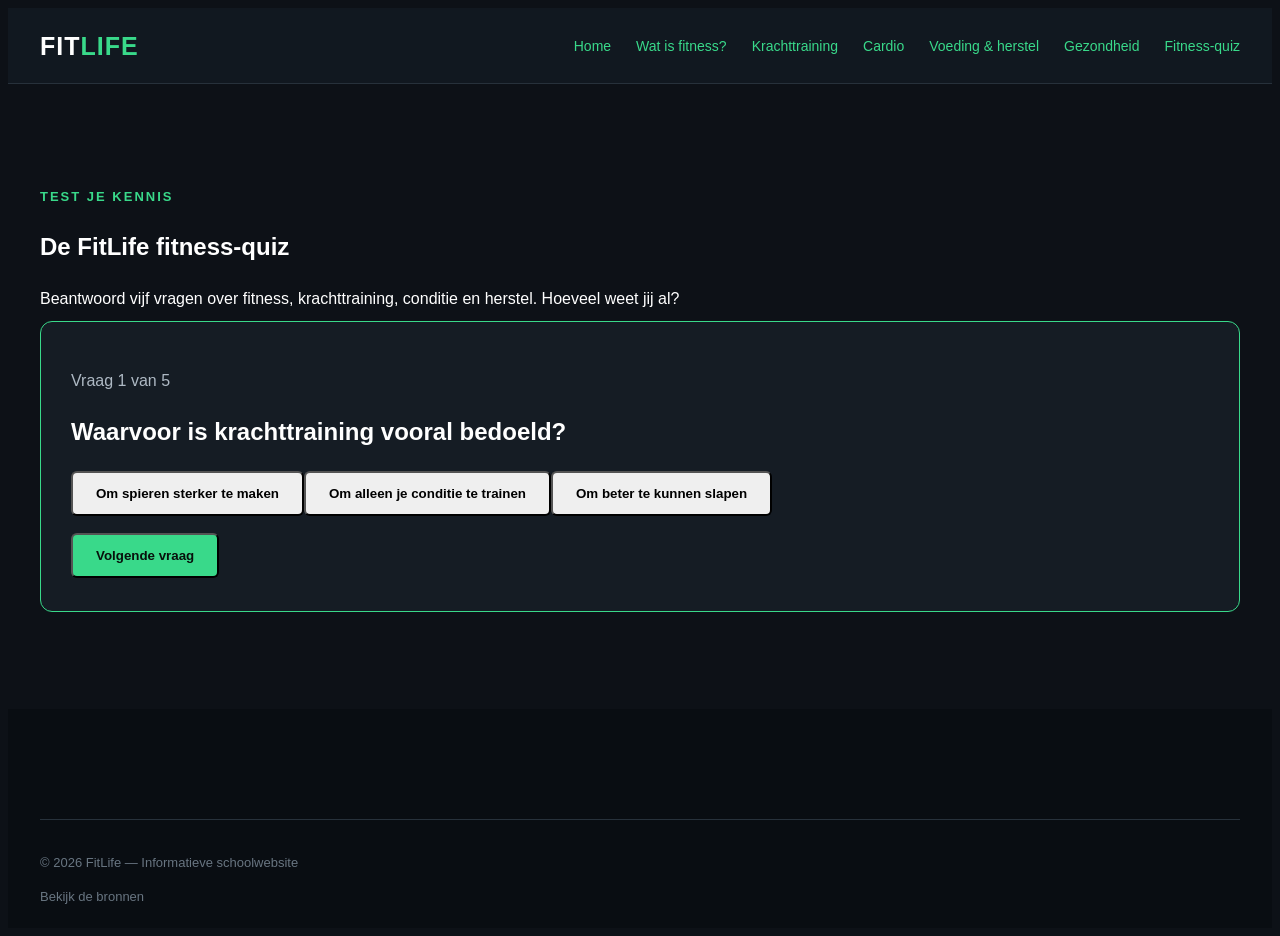
<file: eigen website/quiz.html>
<!DOCTYPE html>
<html lang="nl">
<head>
    <meta charset="UTF-8">
    <meta name="viewport" content="width=device-width, initial-scale=1.0">
    <title>Fitness-quiz | FitLife</title>
    <link rel="stylesheet" href="css/style.css">
    <script src="js/quiz.js" defer></script>
</head>
<body>
<header>
    <nav class="navbar">
        <a href="index.html" class="logo">FIT<span>LIFE</span></a>
        <ul class="nav-links">
            <li><a href="index.html">Home</a></li>
            <li><a href="wat-is-fitness.html">Wat is fitness?</a></li>
            <li><a href="krachttraining.html">Krachttraining</a></li>
            <li><a href="cardio.html">Cardio</a></li>
            <li><a href="voeding-herstel.html">Voeding & herstel</a></li>
            <li><a href="gezondheid.html">Gezondheid</a></li>
            <li><a href="quiz.html" class="active">Fitness-quiz</a></li>
        </ul>
    </nav>
</header>

<main>
    <section class="section">
        <div class="section-heading">
            <p class="small-title">TEST JE KENNIS</p>
            <h1>De FitLife fitness-quiz</h1>
            <p>Beantwoord vijf vragen over fitness, krachttraining, conditie en herstel. Hoeveel weet jij al?</p>
        </div>

        <div class="card quiz-card">
            <p id="question-number">Vraag 1 van 5</p>
            <h2 id="question">De quiz wordt geladen...</h2>

            <div id="answer-buttons" class="quiz-answers"></div>

            <p id="feedback" aria-live="polite"></p>

            <button id="next-button" class="button primary" hidden>
                Volgende vraag
            </button>

            <div id="result" hidden>
                <h2>Quiz afgerond!</h2>
                <p id="score"></p>
                <button id="restart-button" class="button primary">
                    Opnieuw spelen
                </button>
            </div>
        </div>
    </section>
</main>

<footer>
    <div class="copyright">
        <p>© 2026 FitLife — Informatieve schoolwebsite</p>
        <a href="bronnen.html">Bekijk de bronnen</a>
    </div>
</footer>
</body>
</html>
</file>
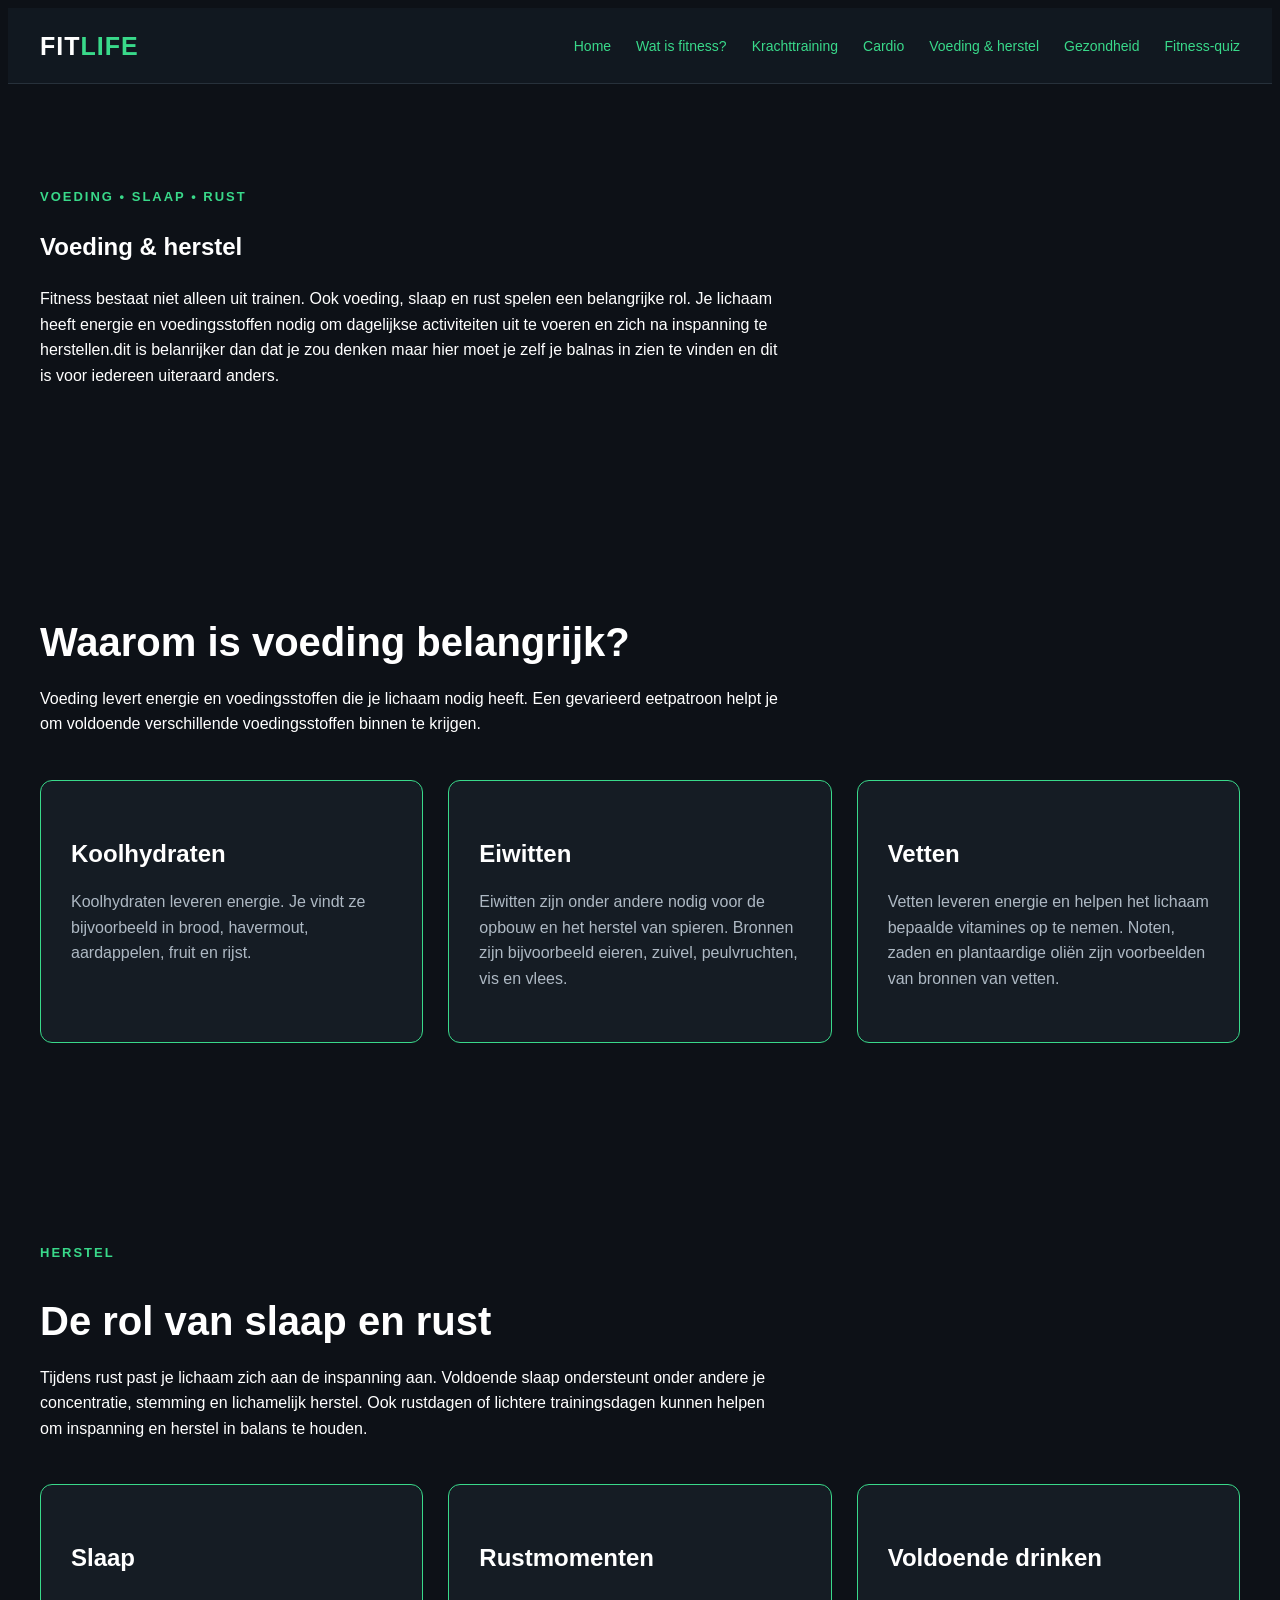
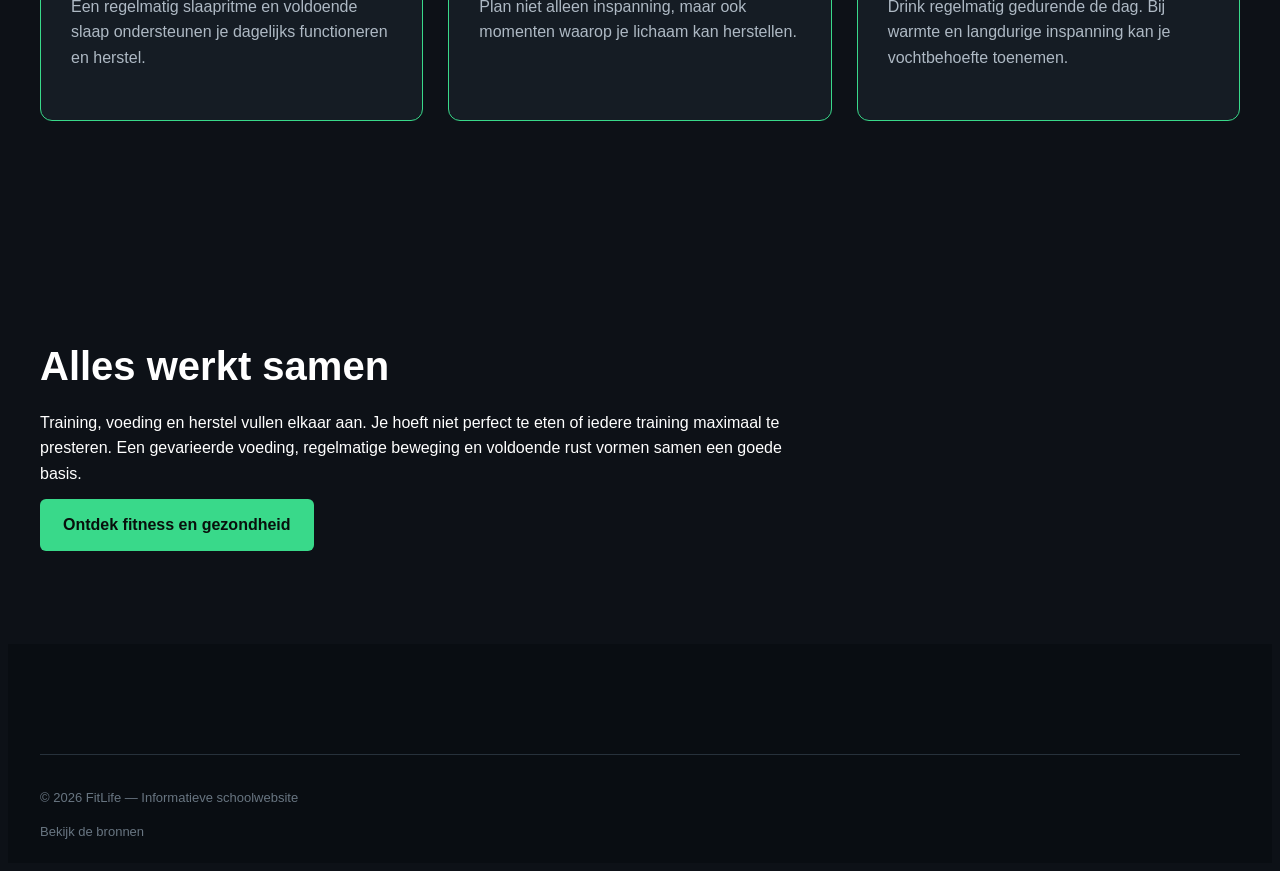
<file: eigen website/voeding-herstel.html>
<!DOCTYPE html>
<html lang="nl">
<head>
    <meta charset="UTF-8">
    <meta name="viewport" content="width=device-width, initial-scale=1.0">
    <title>Voeding & herstel | FitLife</title>
    <link rel="stylesheet" href="css/style.css">
</head>

<body>

<header>
    <nav class="navbar">
        <a href="index.html" class="logo">FIT<span>LIFE</span></a>

        <ul class="nav-links">
            <li><a href="index.html">Home</a></li>
            <li><a href="wat-is-fitness.html">Wat is fitness?</a></li>
            <li><a href="krachttraining.html">Krachttraining</a></li>
            <li><a href="cardio.html">Cardio</a></li>
            <li><a href="voeding-herstel.html" class="active">Voeding & herstel</a></li>
            <li><a href="gezondheid.html">Gezondheid</a></li>
            <li><a href="quiz.html">Fitness-quiz</a></li>
        </ul>
    </nav>
</header>

<main>
    <section class="section">
        <div class="section-heading">
            <p class="small-title">VOEDING • SLAAP • RUST</p>
            <h1>Voeding & herstel</h1>

            <p>
                Fitness bestaat niet alleen uit trainen. Ook voeding, slaap
                en rust spelen een belangrijke rol. Je lichaam heeft energie
                en voedingsstoffen nodig om dagelijkse activiteiten uit te
                voeren en zich na inspanning te herstellen.dit is belanrijker 
                dan dat je zou denken maar hier moet je zelf je balnas in zien te vinden 
                en dit is voor iedereen uiteraard anders.
            </p>
        </div>
    </section>

    <section class="section">
        <div class="section-heading">
            <h2>Waarom is voeding belangrijk?</h2>
            <p>
                Voeding levert energie en voedingsstoffen die je lichaam
                nodig heeft. Een gevarieerd eetpatroon helpt je om voldoende
                verschillende voedingsstoffen binnen te krijgen.
            </p>
        </div>

        <div class="cards">
            <article class="card">
                <h3>Koolhydraten</h3>
                <p>
                    Koolhydraten leveren energie. Je vindt ze bijvoorbeeld
                    in brood, havermout, aardappelen, fruit en rijst.
                </p>
            </article>

            <article class="card">
                <h3>Eiwitten</h3>
                <p>
                    Eiwitten zijn onder andere nodig voor de opbouw en het
                    herstel van spieren. Bronnen zijn bijvoorbeeld eieren,
                    zuivel, peulvruchten, vis en vlees.
                </p>
            </article>

            <article class="card">
                <h3>Vetten</h3>
                <p>
                    Vetten leveren energie en helpen het lichaam bepaalde
                    vitamines op te nemen. Noten, zaden en plantaardige oliën
                    zijn voorbeelden van bronnen van vetten.
                </p>
            </article>
        </div>
    </section>

    <section class="section">
        <div class="section-heading">
            <p class="small-title">HERSTEL</p>
            <h2>De rol van slaap en rust</h2>

            <p>
                Tijdens rust past je lichaam zich aan de inspanning aan.
                Voldoende slaap ondersteunt onder andere je concentratie,
                stemming en lichamelijk herstel. Ook rustdagen of lichtere
                trainingsdagen kunnen helpen om inspanning en herstel
                in balans te houden.
            </p>
        </div>

        <div class="cards">
            <article class="card">
                <h3>Slaap</h3>
                <p>
                    Een regelmatig slaapritme en voldoende slaap ondersteunen
                    je dagelijks functioneren en herstel.
                </p>
            </article>

            <article class="card">
                <h3>Rustmomenten</h3>
                <p>
                    Plan niet alleen inspanning, maar ook momenten waarop
                    je lichaam kan herstellen.
                </p>
            </article>

            <article class="card">
                <h3>Voldoende drinken</h3>
                <p>
                    Drink regelmatig gedurende de dag. Bij warmte en
                    langdurige inspanning kan je vochtbehoefte toenemen.
                </p>
            </article>
        </div>
    </section>

    <section class="section">
        <div class="section-heading">
            <h2>Alles werkt samen</h2>
            <p>
                Training, voeding en herstel vullen elkaar aan.
                Je hoeft niet perfect te eten of iedere training maximaal
                te presteren. Een gevarieerde voeding, regelmatige beweging
                en voldoende rust vormen samen een goede basis.
            </p>

            <a href="gezondheid.html" class="button primary">
                Ontdek fitness en gezondheid
            </a>
        </div>
    </section>
</main>

<footer>
    <div class="copyright">
        <p>© 2026 FitLife — Informatieve schoolwebsite</p>
        <a href="bronnen.html">Bekijk de bronnen</a>
    </div>
</footer>

</body>
</html>
</file>
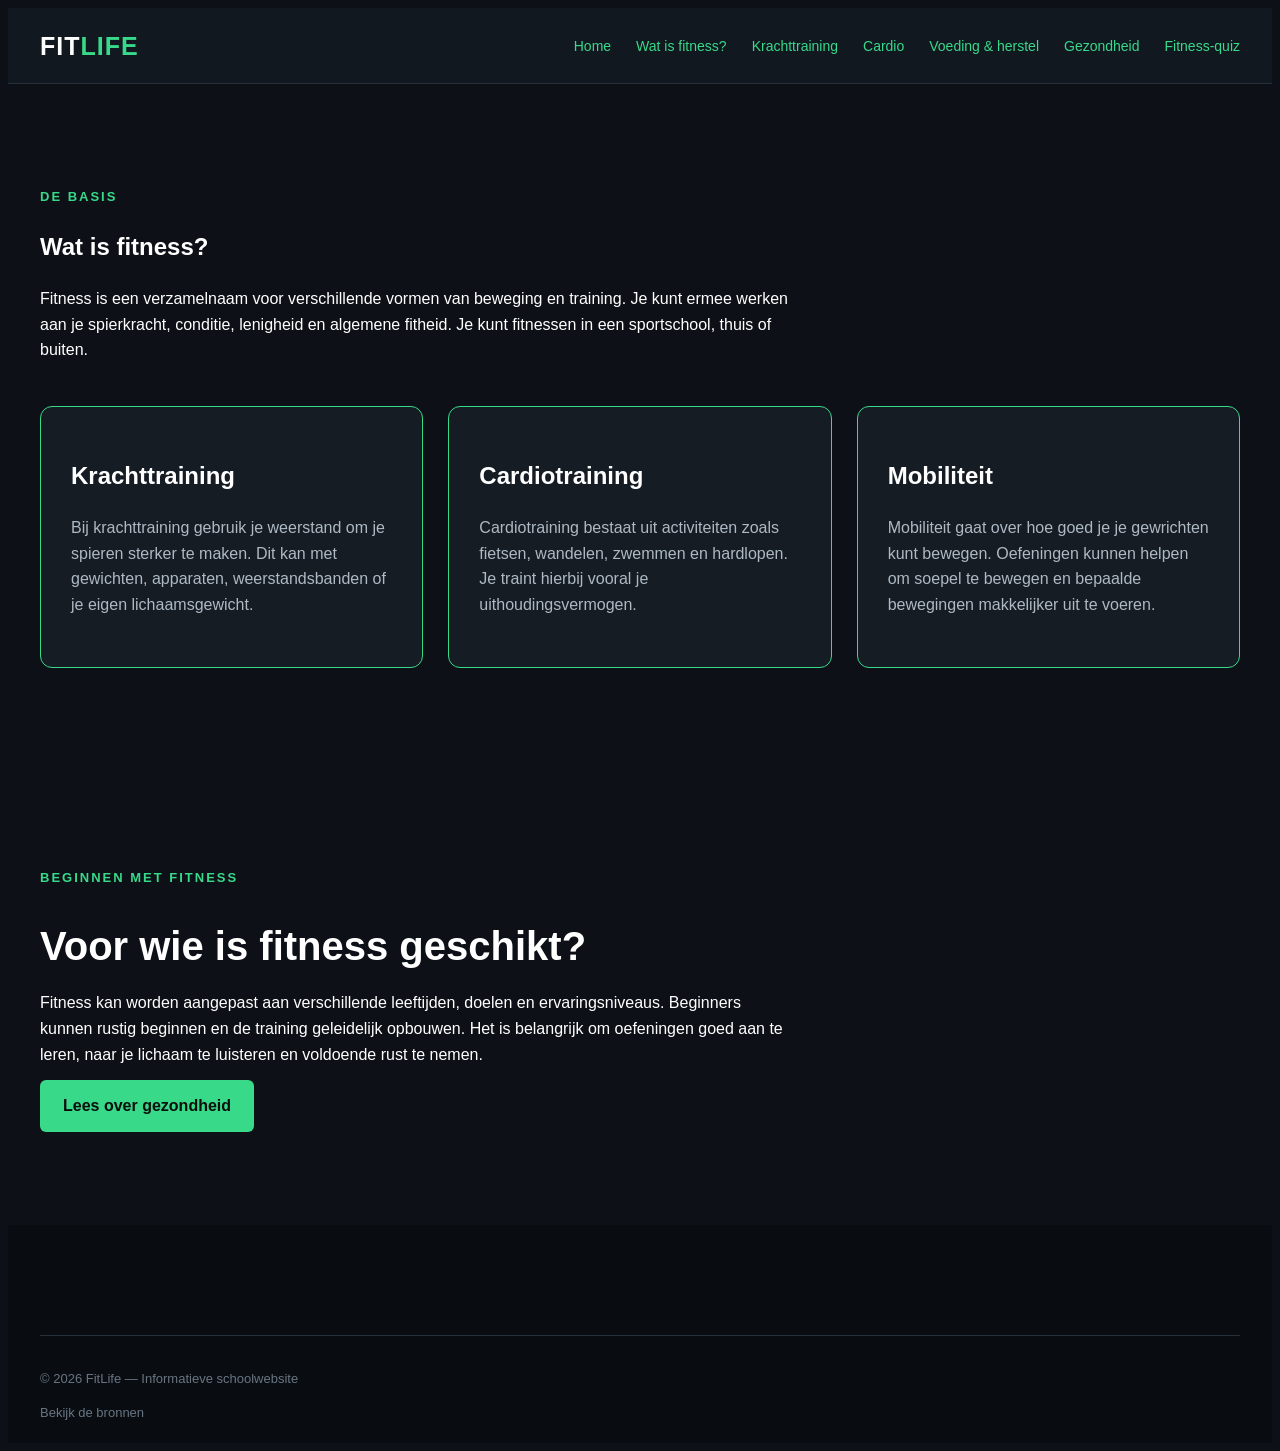
<file: eigen website/wat-is-fitness.html>
<!DOCTYPE html>
<html lang="nl">
<head>
    <meta charset="UTF-8">
    <meta name="viewport" content="width=device-width, initial-scale=1.0">
    <title>Wat is fitness? | FitLife</title>
    <link rel="stylesheet" href="css/style.css">
</head>
<body>

<header>
    <nav class="navbar">
        <a href="index.html" class="logo">FIT<span>LIFE</span></a>

        <ul class="nav-links">
            <li><a href="index.html">Home</a></li>
            <li><a href="wat-is-fitness.html" class="active">Wat is fitness?</a></li>
            <li><a href="krachttraining.html">Krachttraining</a></li>
            <li><a href="cardio.html">Cardio</a></li>
            <li><a href="voeding-herstel.html">Voeding & herstel</a></li>
            <li><a href="gezondheid.html">Gezondheid</a></li>
            <li><a href="quiz.html">Fitness-quiz</a></li>
        </ul>
    </nav>
</header>

<main>
    <section class="section">
        <div class="section-heading">
            <p class="small-title">DE BASIS</p>
            <h1>Wat is fitness?</h1>

            <p>
                Fitness is een verzamelnaam voor verschillende vormen van
                beweging en training. Je kunt ermee werken aan je spierkracht,
                conditie, lenigheid en algemene fitheid. Je kunt fitnessen
                in een sportschool, thuis of buiten.
            </p>
        </div>

        <div class="cards">
            <article class="card">
                <h2>Krachttraining</h2>
                <p>
                    Bij krachttraining gebruik je weerstand om je spieren
                    sterker te maken. Dit kan met gewichten, apparaten,
                    weerstandsbanden of je eigen lichaamsgewicht.
                </p>
            </article>

            <article class="card">
                <h2>Cardiotraining</h2>
                <p>
                    Cardiotraining bestaat uit activiteiten zoals fietsen,
                    wandelen, zwemmen en hardlopen. Je traint hierbij
                    vooral je uithoudingsvermogen.
                </p>
            </article>

            <article class="card">
                <h2>Mobiliteit</h2>
                <p>
                    Mobiliteit gaat over hoe goed je je gewrichten kunt
                    bewegen. Oefeningen kunnen helpen om soepel te bewegen
                    en bepaalde bewegingen makkelijker uit te voeren.
                </p>
            </article>
        </div>
    </section>

    <section class="section">
        <div class="section-heading">
            <p class="small-title">BEGINNEN MET FITNESS</p>
            <h2>Voor wie is fitness geschikt?</h2>

            <p>
                Fitness kan worden aangepast aan verschillende leeftijden,
                doelen en ervaringsniveaus. Beginners kunnen rustig beginnen
                en de training geleidelijk opbouwen. Het is belangrijk om
                oefeningen goed aan te leren, naar je lichaam te luisteren
                en voldoende rust te nemen.
            </p>

            <a href="gezondheid.html" class="button primary">
                Lees over gezondheid
            </a>
        </div>
    </section>
</main>

<footer>
    <div class="copyright">
        <p>© 2026 FitLife — Informatieve schoolwebsite</p>
        <a href="bronnen.html">Bekijk de bronnen</a>
    </div>
</footer>

</body>
</html>
</file>
<file: eigen website/css/style.css>
/* =========================
ALGEMENE INSTELLINGEN
========================= */

{
margin: 0;
padding: 0;
box-sizing: border-box;
}

html {
scroll-behavior: smooth;
}

body {
font-family: Arial, sans-serif;
background-color: #0d1117;
color: #ffffff;
line-height: 1.6;
}

a {
text-decoration: none;
color: inherit;
}

/* =========================
NAVIGATIE
========================= */

header {
background-color: #111820;
border-bottom: 1px solid #27313b;
}

.navbar {
max-width: 1200px;
margin: auto;
min-height: 75px;

display: flex;
align-items: center;
justify-content: space-between;

padding: 0 25px;

}

.logo {
font-size: 25px;
font-weight: bold;
letter-spacing: 1px;
}

.logo span,
.footer-content span {
color: #39d98a;
}

.nav-links {
list-style: none;

display: flex;
align-items: center;
gap: 25px;

}

.nav-links a {
color: #d9e1e8;
font-size: 14px;
transition: 0.3s;
}

.nav-links a,
.nav-links a.active {
color: #39d98a;
}

/* =========================
HERO
========================= */

.hero {
min-height: 650px;

display: flex;
align-items: center;

background:
    linear-gradient(
        90deg,
        rgba(13, 17, 23, 0.98),
        rgba(13, 17, 23, 0.75),
        rgba(13, 17, 23, 0.35)
    ),
    url("../afbeeldingen/fitness.jpg");

background-size: cover;
background-position: center;

}

.hero-content {
max-width: 1200px;
width: 100%;
margin: auto;
padding: 80px 25px;
}

.small-title {
color: #39d98a;
font-size: 13px;
font-weight: bold;
letter-spacing: 2px;
margin-bottom: 15px;
}

.hero h1 {
font-size: clamp(45px, 7vw, 80px);
line-height: 1.05;
margin-bottom: 25px;
}

.hero h1 span {
color: #39d98a;
}

.hero p(.small-title) {
max-width: 600px;
color: #c6d0d9;
font-size: 18px;
margin-bottom: 30px;
}

/* =========================
KNOPPEN
========================= */

.hero-buttons {
display: flex;
gap: 15px;
flex-wrap: wrap;
}

.button {
display: inline-block;
padding: 13px 23px;
border-radius: 6px;
font-weight: bold;
transition: 0.3s;
}

.button.primary {
background-color: #39d98a;
color: #08100c;
}

.button.primary {
transform: translateY(-3px);
}

.button.secondary {
border: 1px solid #596572;
color: #ffffff;
}

.button.secondary {
border-color: #39d98a;
color: #39d98a;
}

/* =========================
SECTIES
========================= */

.section {
max-width: 1200px;
margin: auto;
padding: 90px 25px;
}

.section-heading {
max-width: 750px;
}

.section-heading.center {
margin: auto;
text-align: center;
}

.section-heading h2,
.health-content h2 {
font-size: 40px;
line-height: 1.2;
margin-bottom: 20px;
}

.section-heading > p(.small-title),
.health-content > p(.small-title) {
color: #aeb9c4;
}

/* =========================
KAARTEN
========================= */

.cards {
margin-top: 50px;

display: grid;
grid-template-columns: repeat(3, 1fr);
gap: 25px;

}

.card {
background-color: #151c24;
border: 1px solid #27313b;
border-radius: 12px;
padding: 30px;

transition: 0.3s;

}

.card {
transform: translateY(-7px);
border-color: #39d98a;
}

.card-icon {
font-size: 35px;
margin-bottom: 20px;
}

.card h3 {
font-size: 24px;
margin-bottom: 12px;
}

.card p {
color: #aeb9c4;
margin-bottom: 20px;
}

.card a {
color: #39d98a;
font-weight: bold;
}

/* =========================
GEZONDHEID
========================= */

.health-section {
background-color: #151c24;
padding: 90px 25px;
}

.health-content {
max-width: 1200px;
margin: auto;
}

.health-content > p(.small-title) {
max-width: 650px;
margin-bottom: 30px;
}

/* =========================
FOOTER
========================= */

footer {
background-color: #090d12;
padding: 60px 25px 20px;
}

.footer-content {
max-width: 1200px;
margin: auto;

display: grid;
grid-template-columns: 2fr 1fr 1fr;
gap: 50px;

}

.footer-content h3 {
font-size: 24px;
margin-bottom: 15px;
}

.footer-content h4 {
margin-bottom: 15px;
}

.footer-content p {
color: #8e9aa6;
max-width: 350px;
}

.footer-content a {
display: block;
color: #8e9aa6;
margin-bottom: 8px;
}

.footer-content a {
color: #39d98a;
}

.copyright {
max-width: 1200px;
margin: 50px auto 0;
padding-top: 20px;

border-top: 1px solid #27313b;

color: #687581;
font-size: 13px;

}

/* =========================
MOBIELE VERSIE
========================= */

@media (max-width: 900px) {

.navbar {
    flex-direction: column;
    gap: 20px;
    padding: 20px;
}

.nav-links {
    flex-wrap: wrap;
    justify-content: center;
    gap: 15px;
}

.cards {
    grid-template-columns: 1fr;
}

.footer-content {
    grid-template-columns: 1fr;
}

}
</file>
